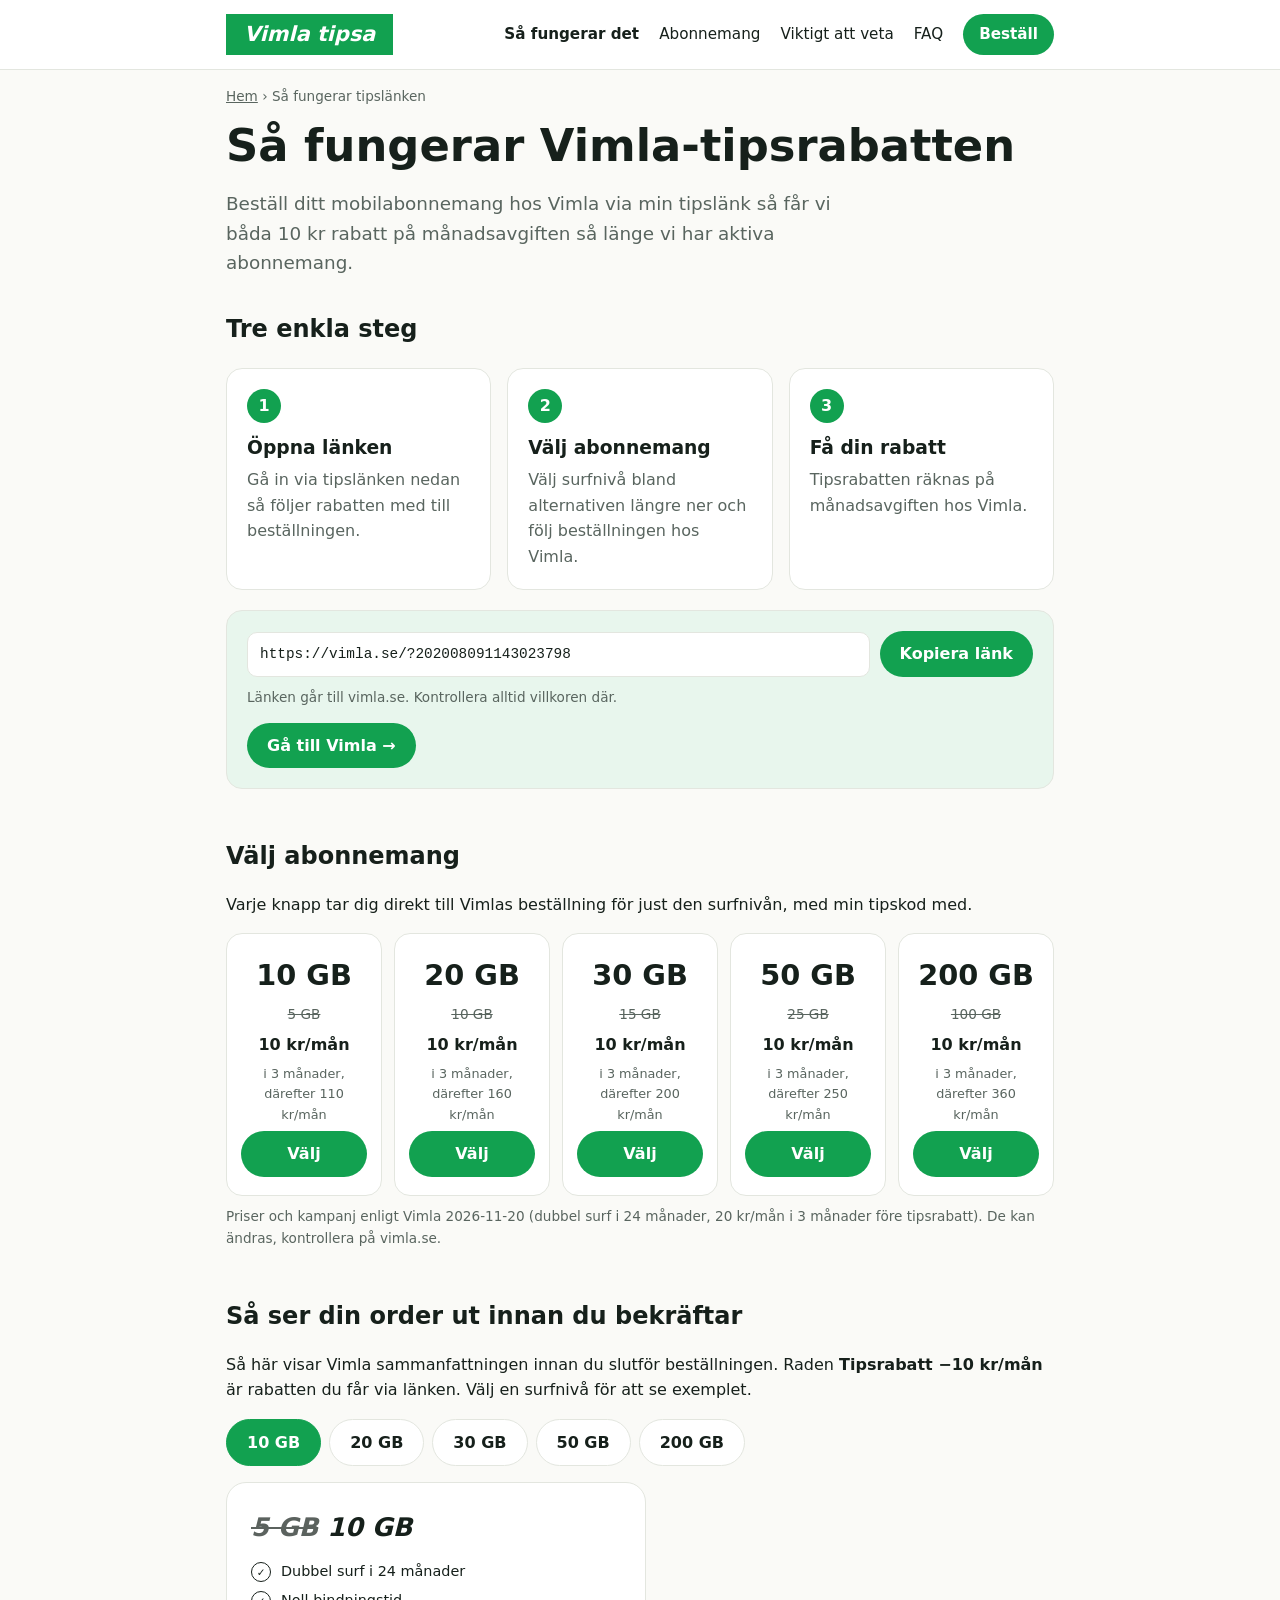
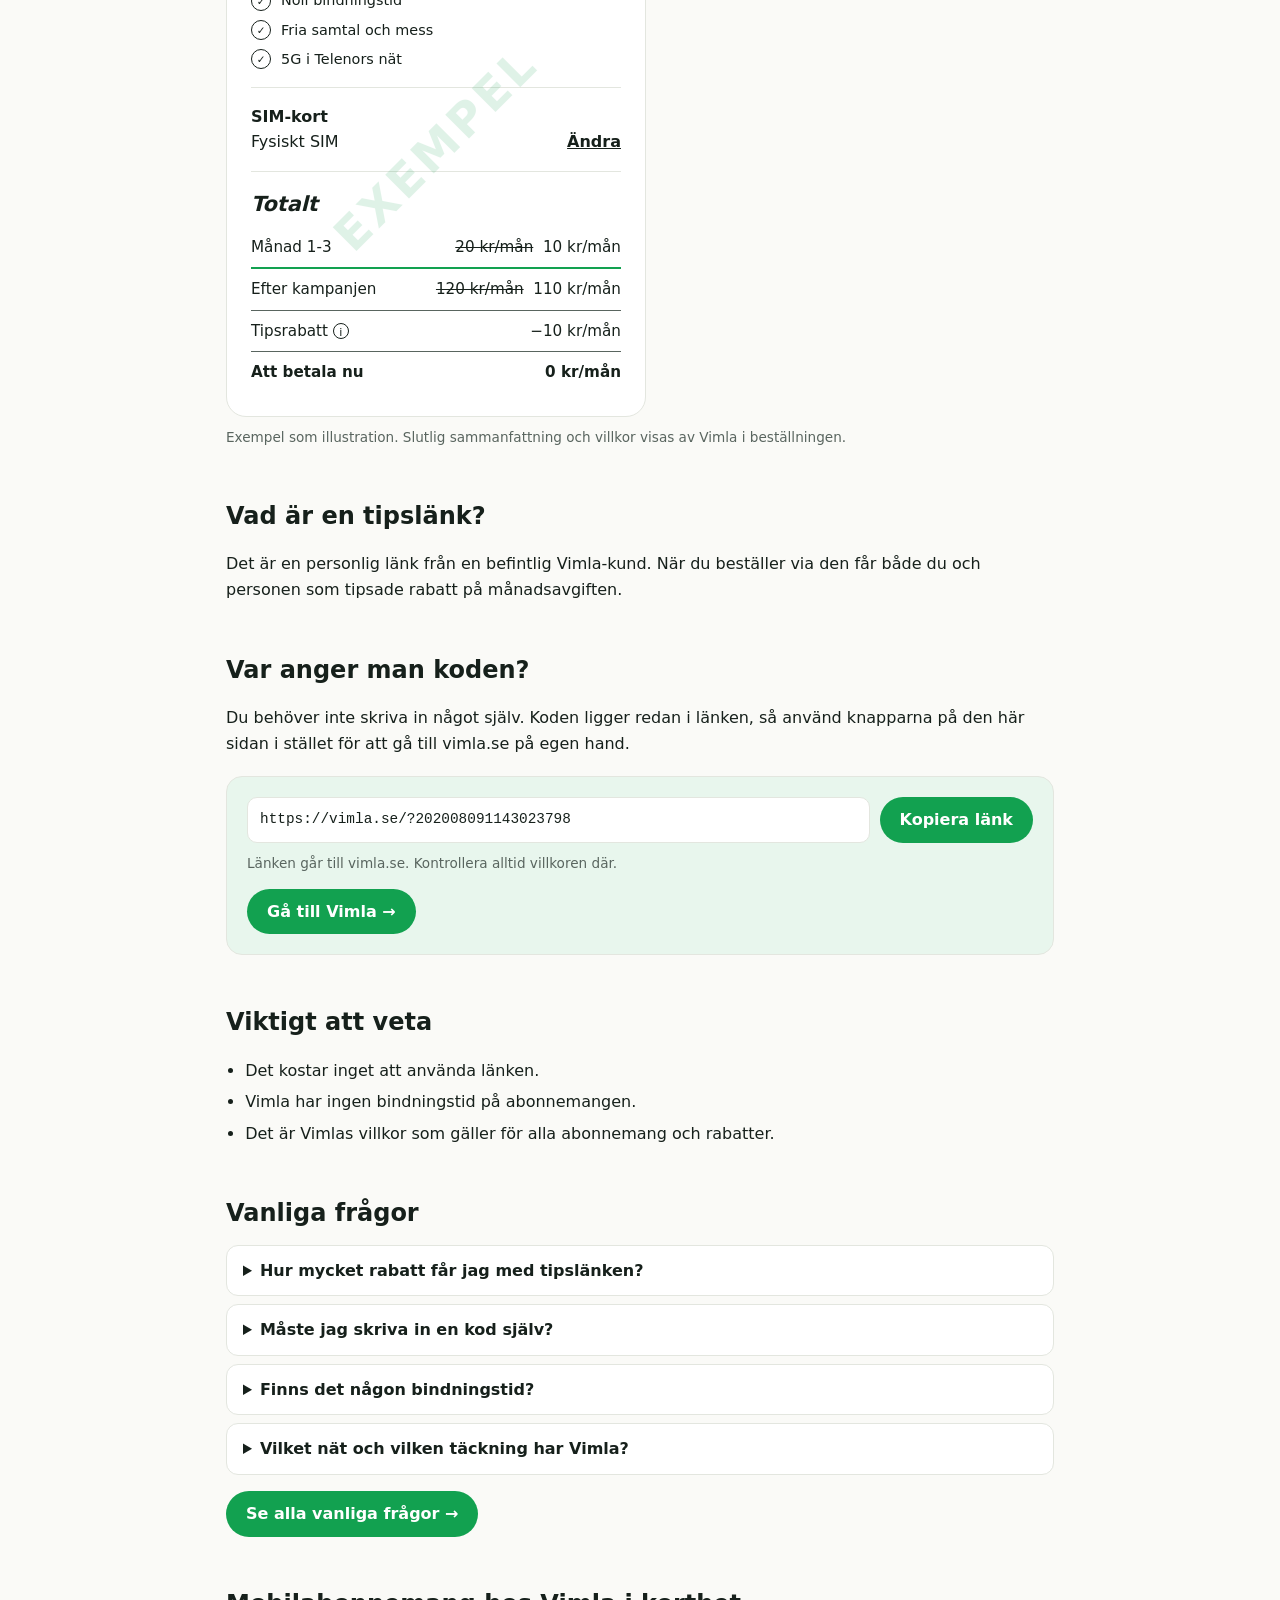
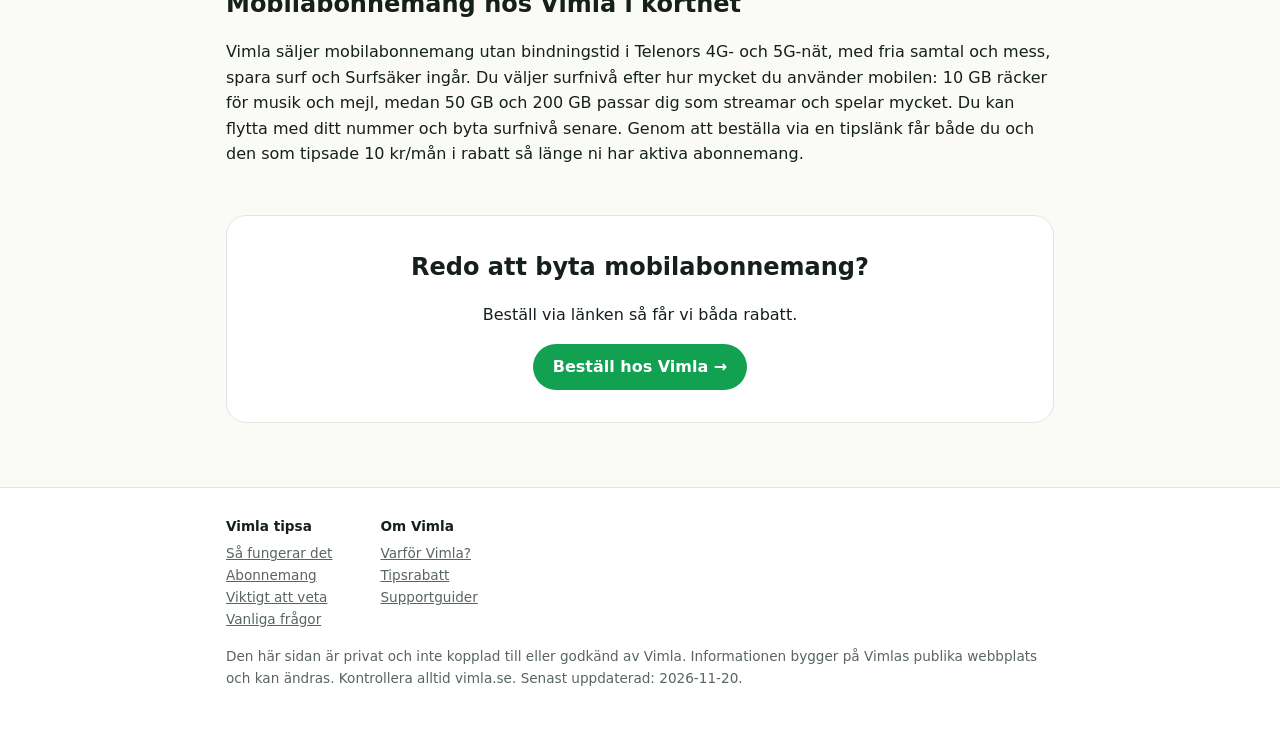
<file: index.html>
<!doctype html>
<html lang="sv">
<head>
<meta charset="utf-8">
<meta name="viewport" content="width=device-width, initial-scale=1">
<title>Vimla tipsrabatt: 10 kr/mån i rabatt med tipslänk</title>
<meta name="description" content="Så fungerar Vimla-tipsrabatten. Beställ mobilabonnemang via tipslänken och få 10 kr/mån i rabatt, utan bindningstid. Se alla surfnivåer och ett exempel på din order.">
<meta name="robots" content="index, follow, max-image-preview:large">
<meta name="theme-color" content="#12a150">
<link rel="canonical" href="https://vimla-kod.se/">
<link rel="icon" href="data:image/svg+xml,%3Csvg xmlns='http://www.w3.org/2000/svg' viewBox='0 0 32 32'%3E%3Crect width='32' height='32' fill='%2312a150'/%3E%3Ctext x='16' y='23' font-size='20' font-weight='900' font-style='italic' text-anchor='middle' fill='white' font-family='sans-serif'%3EV%3C/text%3E%3C/svg%3E">
<meta property="og:type" content="website">
<meta property="og:url" content="https://vimla-kod.se/">
<meta property="og:site_name" content="Vimla tipsa">
<meta property="og:locale" content="sv_SE">
<meta property="og:title" content="Vimla tipsrabatt: 10 kr/mån i rabatt med tipslänk">
<meta property="og:description" content="Beställ mobilabonnemang hos Vimla via tipslänken och få 10 kr/mån i rabatt. Ingen bindningstid.">
<meta name="twitter:card" content="summary">
<meta name="twitter:title" content="Vimla tipsrabatt: 10 kr/mån i rabatt med tipslänk">
<meta name="twitter:description" content="Beställ mobilabonnemang hos Vimla via tipslänken och få 10 kr/mån i rabatt. Ingen bindningstid.">
<script type="application/ld+json">
{"@context":"https://schema.org","@graph":[
 {"@type":"WebPage","url":"https://vimla-kod.se/","name":"Så fungerar Vimla-tipsrabatten","inLanguage":"sv-SE","description":"Beställ mobilabonnemang hos Vimla via en tipslänk och få 10 kr/mån i rabatt.","dateModified":"2026-11-20"},
 {"@type":"HowTo","name":"Så får du Vimla-tipsrabatt","step":[
  {"@type":"HowToStep","position":1,"name":"Öppna länken","text":"Gå in via tipslänken så följer rabatten med till beställningen."},
  {"@type":"HowToStep","position":2,"name":"Välj abonnemang","text":"Välj surfnivå och följ beställningen hos Vimla."},
  {"@type":"HowToStep","position":3,"name":"Få din rabatt","text":"Tipsrabatten räknas på månadsavgiften hos Vimla."}]}
]}
</script>
<link rel="stylesheet" href="style.css">
</head>
<body>
<nav>
  <div class="wrap">
    <a class="logo" href="https://vimla.se/?202008091143023798" rel="sponsored nofollow noopener" aria-label="Vimla tipsa"><span>Vimla tipsa</span></a>
    <a href="#sa-fungerar" aria-current="page">Så fungerar det</a>
    <a href="#abonnemang">Abonnemang</a>
    <a href="#viktigt">Viktigt att veta</a>
    <a href="faq.html">FAQ</a>
    <a class="cta" data-home href="https://vimla.se/?202008091143023798" rel="sponsored nofollow noopener">Beställ</a>
  </div>
</nav>

<main class="wrap">
  <div class="crumbs"><a href="#">Hem</a> › Så fungerar tipslänken</div>
  <h1>Så fungerar Vimla-tipsrabatten</h1>
  <p class="lead">Beställ ditt mobilabonnemang hos Vimla via min tipslänk så får vi båda 10 kr rabatt på månadsavgiften så länge vi har aktiva abonnemang.</p>

  <h2 id="sa-fungerar" style="margin-top:32px">Tre enkla steg</h2>
  <div class="steps">
    <div class="step"><span class="n">1</span><h3>Öppna länken</h3><p>Gå in via tipslänken nedan så följer rabatten med till beställningen.</p></div>
    <div class="step"><span class="n">2</span><h3>Välj abonnemang</h3><p>Välj surfnivå bland alternativen längre ner och följ beställningen hos Vimla.</p></div>
    <div class="step"><span class="n">3</span><h3>Få din rabatt</h3><p>Tipsrabatten räknas på månadsavgiften hos Vimla.</p></div>
  </div>

  <div class="box">
    <div class="linkrow">
      <code data-reflink></code>
      <button type="button" data-copy>Kopiera länk</button>
    </div>
    <p class="small">Länken går till vimla.se. Kontrollera alltid villkoren där.</p>
    <p style="margin:14px 0 0"><a class="btn" data-home href="#">Gå till Vimla →</a></p>
  </div>

  <h2 id="abonnemang">Välj abonnemang</h2>
  <p>Varje knapp tar dig direkt till Vimlas beställning för just den surfnivån, med min tipskod med.</p>
  <div class="plans" id="plans"></div>
  <p class="small">Priser och kampanj enligt Vimla 2026-11-20 (dubbel surf i 24 månader, 20 kr/mån i 3 månader före tipsrabatt). De kan ändras, kontrollera på vimla.se.</p>

  <h2>Så ser din order ut innan du bekräftar</h2>
  <p>Så här visar Vimla sammanfattningen innan du slutför beställningen. Raden <strong>Tipsrabatt −10 kr/mån</strong> är rabatten du får via länken. Välj en surfnivå för att se exemplet.</p>
  <div class="tabs" id="tabs" role="group" aria-label="Välj surfnivå för exemplet"></div>
  <div class="order" aria-live="polite">
    <div class="order-gb"><del id="oWas"></del> <span id="oNow"></span></div>
    <ul class="checks">
      <li>Dubbel surf i 24 månader</li>
      <li>Noll bindningstid</li>
      <li>Fria samtal och mess</li>
      <li>5G i Telenors nät</li>
    </ul>
    <hr>
    <div class="row"><div><strong>SIM-kort</strong><br>Fysiskt SIM</div><span class="ul">Ändra</span></div>
    <hr>
    <div class="order-total">Totalt</div>
    <div class="row line green"><span>Månad 1-3</span><span><del>20 kr/mån</del> &nbsp;10 kr/mån</span></div>
    <div class="row line"><span>Efter kampanjen</span><span><del id="oOld"></del> &nbsp;<span id="oAfter"></span></span></div>
    <div class="row line"><span>Tipsrabatt <span class="info" title="Rabatt via tipslänk">i</span></span><span>−10 kr/mån</span></div>
    <div class="row line last"><strong>Att betala nu</strong><strong>0 kr/mån</strong></div>
  </div>
  <p class="small">Exempel som illustration. Slutlig sammanfattning och villkor visas av Vimla i beställningen.</p>

  <h2>Vad är en tipslänk?</h2>
  <p>Det är en personlig länk från en befintlig Vimla-kund. När du beställer via den får både du och personen som tipsade rabatt på månadsavgiften.</p>

  <h2>Var anger man koden?</h2>
  <p>Du behöver inte skriva in något själv. Koden ligger redan i länken, så använd knapparna på den här sidan i stället för att gå till vimla.se på egen hand.</p>
  <div class="box">
    <div class="linkrow">
      <code data-reflink></code>
      <button type="button" data-copy>Kopiera länk</button>
    </div>
    <p class="small">Länken går till vimla.se. Kontrollera alltid villkoren där.</p>
    <p style="margin:14px 0 0"><a class="btn" data-home href="#">Gå till Vimla →</a></p>
  </div>

  <h2 id="viktigt">Viktigt att veta</h2>
  <ul>
    <li>Det kostar inget att använda länken.</li>
    <li>Vimla har ingen bindningstid på abonnemangen.</li>
    <li>Det är Vimlas villkor som gäller för alla abonnemang och rabatter.</li>
  </ul>

  <h2 id="faq">Vanliga frågor</h2>
  <div class="faq">
    <details><summary>Hur mycket rabatt får jag med tipslänken?</summary><p>Du får 10 kr/mån i rabatt på månadsavgiften, och det gör även personen som tipsade dig. Rabatten gäller så länge ni båda har aktiva abonnemang hos Vimla.</p></details>
    <details><summary>Måste jag skriva in en kod själv?</summary><p>Nej. Koden ligger redan i länken. Använd knapparna på den här sidan så följer tipsrabatten med till beställningen hos Vimla. Rabatten kräver att du beställer via en tipslänk, så den går inte att lägga till i efterhand.</p></details>
    <details><summary>Finns det någon bindningstid?</summary><p>Nej, Vimlas abonnemang har ingen bindningstid och du kan lämna när du vill. Kampanjen med dubbel surf gäller i 24 månader.</p></details>
    <details><summary>Vilket nät och vilken täckning har Vimla?</summary><p>Vimla är en del av Telenor Sverige och använder Telenors nät med 4G och 5G. Enligt Vimla täcker nätet 99,9 % av befolkningen. På Vimlas täckningskarta kan du kontrollera täckningen där du tänker använda abonnemanget.</p></details>
  </div>
  <p><a class="btn" href="faq.html">Se alla vanliga frågor →</a></p>

  <h2>Mobilabonnemang hos Vimla i korthet</h2>
  <p>Vimla säljer mobilabonnemang utan bindningstid i Telenors 4G- och 5G-nät, med fria samtal och mess, spara surf och Surfsäker ingår. Du väljer surfnivå efter hur mycket du använder mobilen: 10 GB räcker för musik och mejl, medan 50 GB och 200 GB passar dig som streamar och spelar mycket. Du kan flytta med ditt nummer och byta surfnivå senare. Genom att beställa via en tipslänk får både du och den som tipsade 10 kr/mån i rabatt så länge ni har aktiva abonnemang.</p>

  <section class="final">
    <h2 style="margin-top:0">Redo att byta mobilabonnemang?</h2>
    <p>Beställ via länken så får vi båda rabatt.</p>
    <div class="linkrow"><a class="btn" data-home href="#">Beställ hos Vimla →</a></div>
  </section>
</main>

<footer>
  <div class="wrap">
    <div class="cols">
      <div><h4>Vimla tipsa</h4><a href="#sa-fungerar">Så fungerar det</a><a href="#abonnemang">Abonnemang</a><a href="#viktigt">Viktigt att veta</a><a href="faq.html">Vanliga frågor</a></div>
      <div><h4>Om Vimla</h4><a href="https://vimla.se/varfor-vimla/" rel="noopener">Varför Vimla?</a><a href="https://vimla.se/tipsrabatt-guide/" rel="noopener">Tipsrabatt</a><a href="https://faq.vimla.se/hc/sv" rel="noopener">Supportguider</a></div>
    </div>
    <p>Den här sidan är privat och inte kopplad till eller godkänd av Vimla. Informationen bygger på Vimlas publika webbplats och kan ändras. Kontrollera alltid vimla.se. Senast uppdaterad: 2026-11-20.</p>
  </div>
</footer>

<script src="site.js"></script>
</body>
</html>
</file>
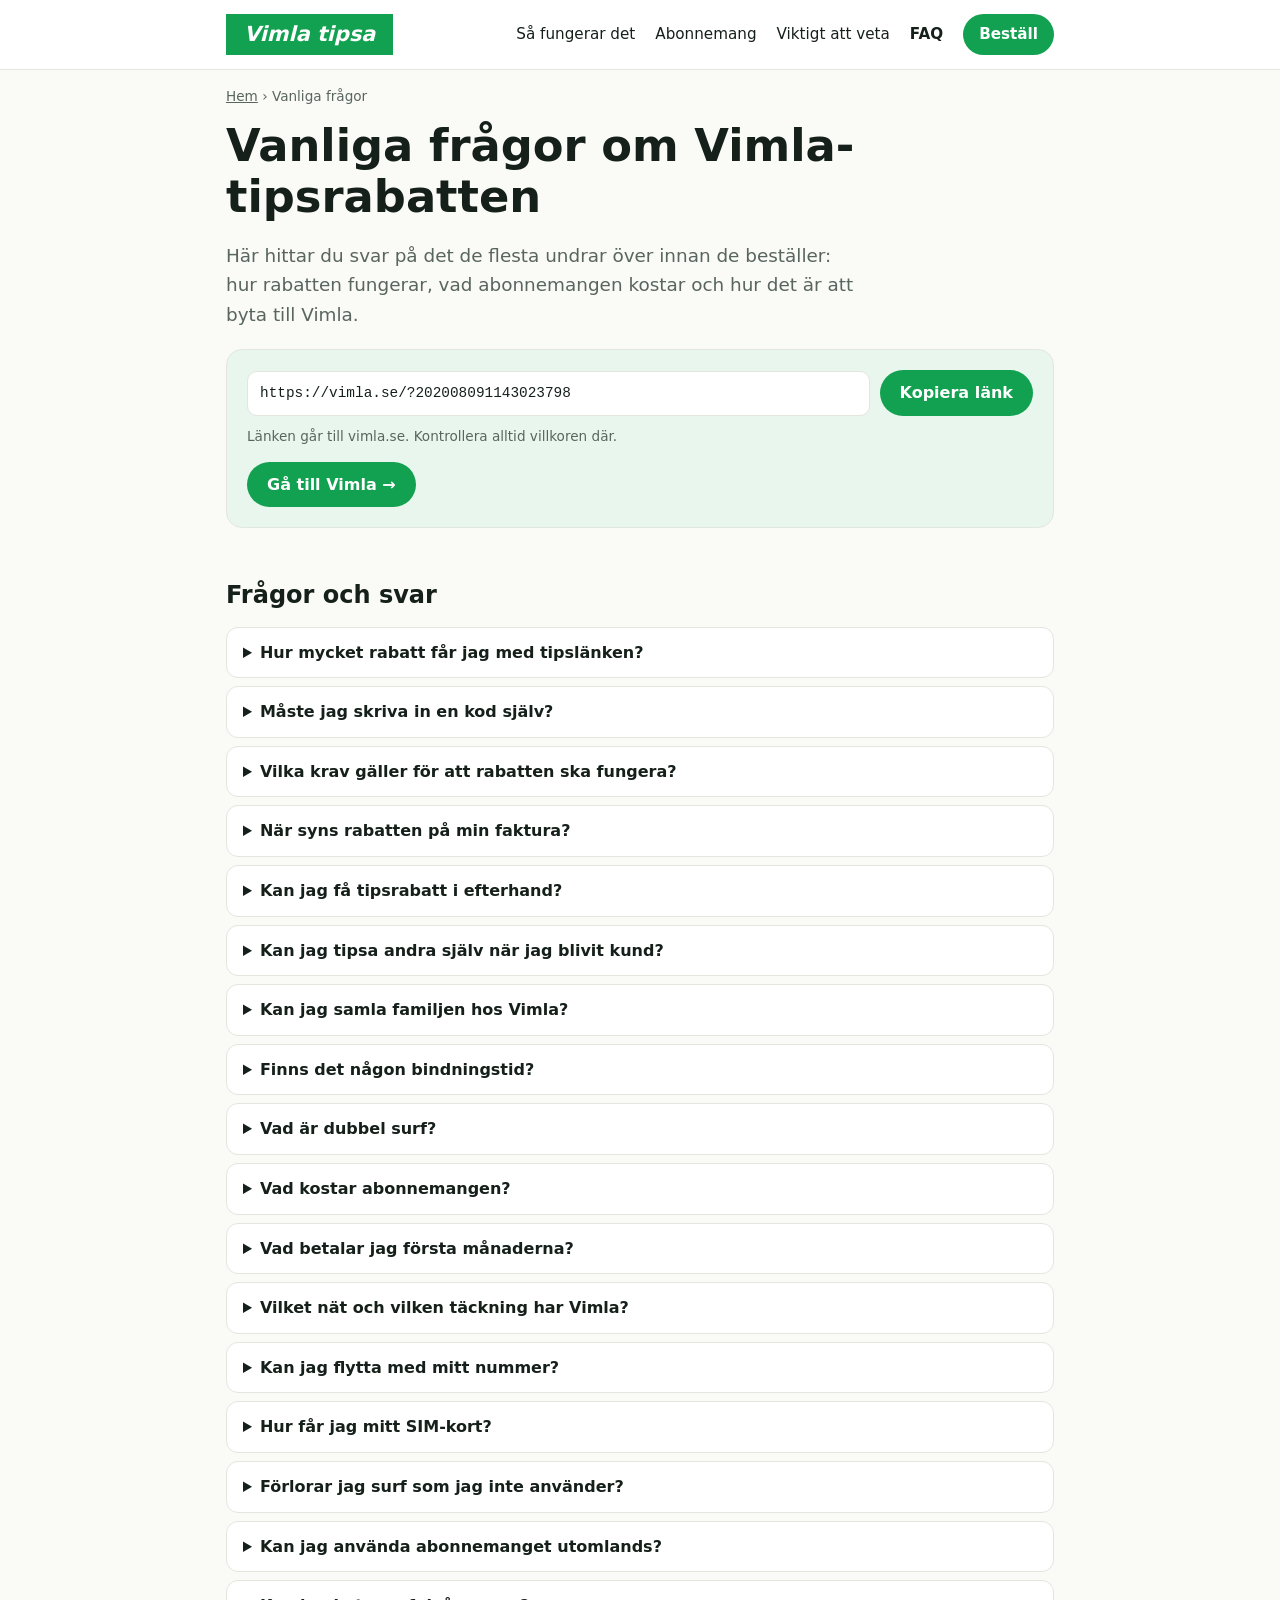
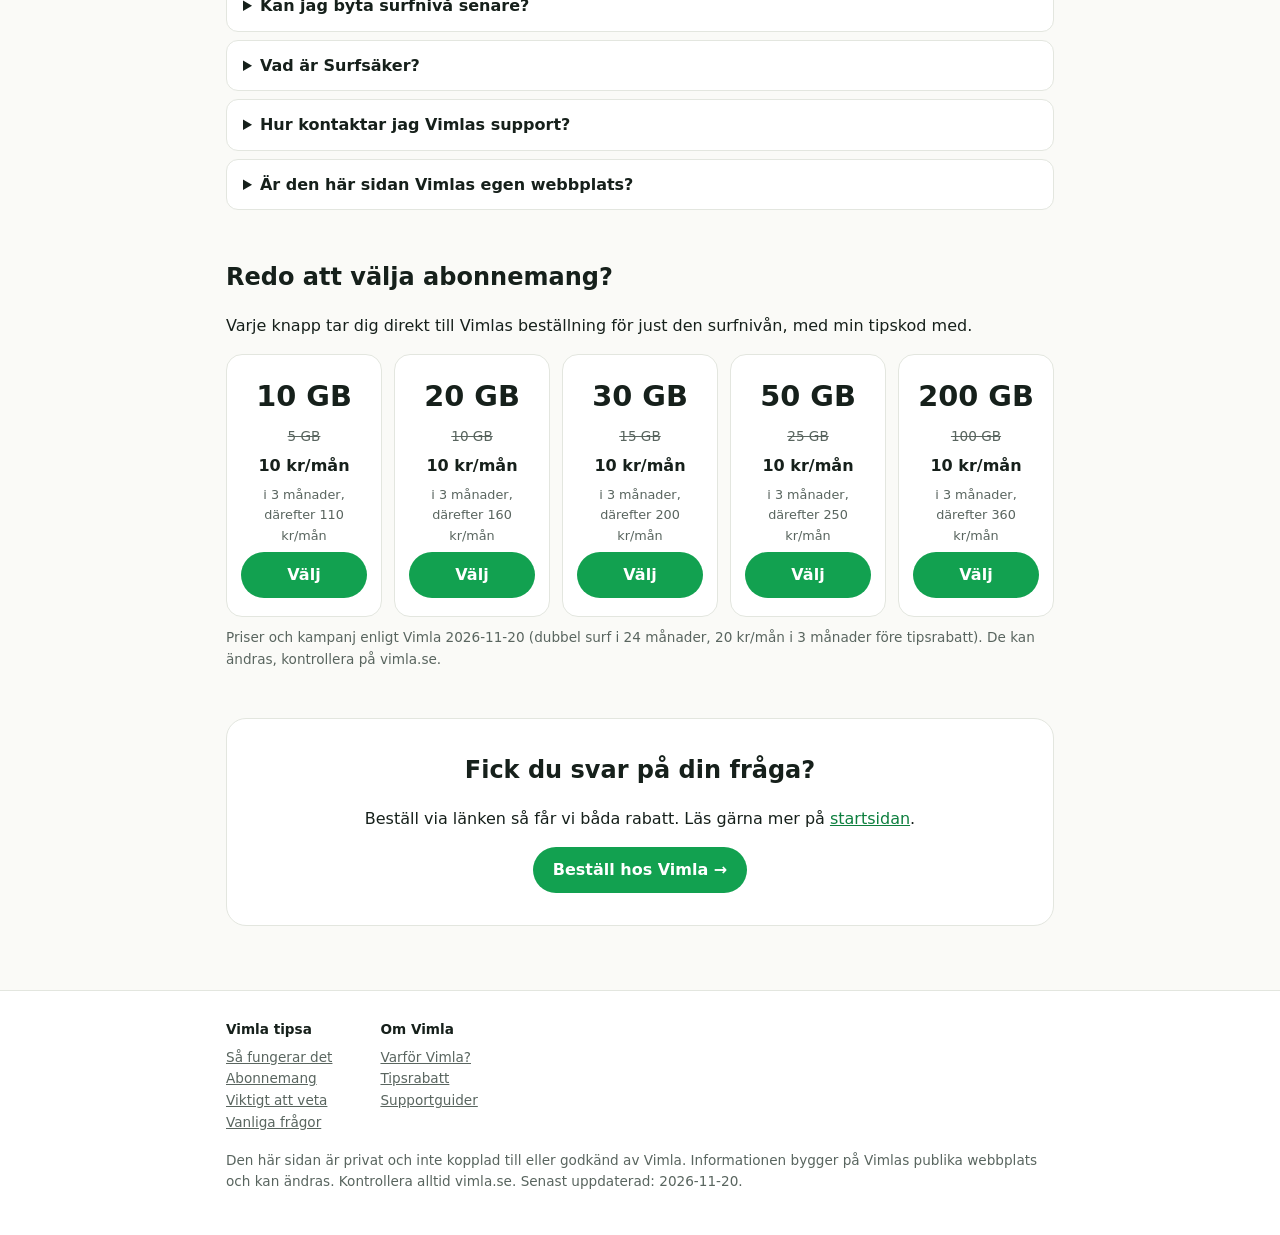
<file: faq.html>
<!doctype html>
<html lang="sv">
<head>
<meta charset="utf-8">
<meta name="viewport" content="width=device-width, initial-scale=1">
<title>Vanliga frågor om Vimla-tipsrabatten | Vimla tipsa</title>
<meta name="description" content="Svar på vanliga frågor om Vimla-tipsrabatten: hur rabatten fungerar, när den syns på fakturan, bindningstid, nummerflytt, SIM-kort, täckning och support.">
<meta name="robots" content="index, follow, max-image-preview:large">
<meta name="theme-color" content="#12a150">
<link rel="canonical" href="https://vimla-kod.se/faq.html">
<link rel="icon" href="data:image/svg+xml,%3Csvg xmlns='http://www.w3.org/2000/svg' viewBox='0 0 32 32'%3E%3Crect width='32' height='32' fill='%2312a150'/%3E%3Ctext x='16' y='23' font-size='20' font-weight='900' font-style='italic' text-anchor='middle' fill='white' font-family='sans-serif'%3EV%3C/text%3E%3C/svg%3E">
<meta property="og:type" content="website">
<meta property="og:url" content="https://vimla-kod.se/faq.html">
<meta property="og:site_name" content="Vimla tipsa">
<meta property="og:locale" content="sv_SE">
<meta property="og:title" content="Vanliga frågor om Vimla-tipsrabatten">
<meta property="og:description" content="Svar på de vanligaste frågorna om tipsrabatten, bindningstid, nummerflytt, SIM-kort och täckning hos Vimla.">
<meta name="twitter:card" content="summary">
<meta name="twitter:title" content="Vanliga frågor om Vimla-tipsrabatten">
<meta name="twitter:description" content="Svar på de vanligaste frågorna om tipsrabatten, bindningstid, nummerflytt, SIM-kort och täckning hos Vimla.">
<script type="application/ld+json">
{"@context": "https://schema.org", "@type": "FAQPage", "mainEntity": [{"@type": "Question", "name": "Hur mycket rabatt får jag med tipslänken?", "acceptedAnswer": {"@type": "Answer", "text": "Du får 10 kr/mån i rabatt på månadsavgiften, och det gör även personen som tipsade dig. Rabatten gäller så länge ni båda har aktiva abonnemang hos Vimla."}}, {"@type": "Question", "name": "Måste jag skriva in en kod själv?", "acceptedAnswer": {"@type": "Answer", "text": "Nej. Koden ligger redan i länken. Använd knapparna på den här sidan så följer tipsrabatten med till beställningen hos Vimla. Rabatten kräver att du beställer via en tipslänk, så den går inte att lägga till i efterhand."}}, {"@type": "Question", "name": "Vilka krav gäller för att rabatten ska fungera?", "acceptedAnswer": {"@type": "Answer", "text": "Både du och personen som tipsade behöver ha aktiva abonnemang hos Vimla. Om ett av abonnemangen är pausat, avslutat eller har en obetald faktura försvinner rabatten, och den kommer tillbaka när abonnemanget är aktivt och betalt igen. Enligt Vimla ska båda abonnemangen vara fullt betalda sista dagen i månaden för att rabatten ska dras av månaden efter."}}, {"@type": "Question", "name": "När syns rabatten på min faktura?", "acceptedAnswer": {"@type": "Answer", "text": "Det kan dröja en eller ett par månader. Tipsrabatten aktiveras först när det nya abonnemanget har aktiverats. Du kan följa din tipsning på Mitt Vimla."}}, {"@type": "Question", "name": "Kan jag få tipsrabatt i efterhand?", "acceptedAnswer": {"@type": "Answer", "text": "Nej, abonnemanget måste beställas via en tipslänk. Får du problem med länken kan du kontakta Vimlas support, så hjälper de dig."}}, {"@type": "Question", "name": "Kan jag tipsa andra själv när jag blivit kund?", "acceptedAnswer": {"@type": "Answer", "text": "Ja. När du är kund hos Vimla hittar du din personliga tipslänk på Mitt Vimla under Tipsa & samla. Varje person som beställer via din länk ger dig och dem 10 kr/mån i rabatt, och du kan tipsa hur många du vill."}}, {"@type": "Question", "name": "Kan jag samla familjen hos Vimla?", "acceptedAnswer": {"@type": "Answer", "text": "Ja. Enligt Vimla kan du använda tipsrabatten för att samla familjen och spara totalt 20 kr/mån för varje nytt abonnemang du lägger till. Rabatten gäller så länge abonnemangen är aktiva."}}, {"@type": "Question", "name": "Finns det någon bindningstid?", "acceptedAnswer": {"@type": "Answer", "text": "Nej, Vimlas abonnemang har ingen bindningstid och du kan lämna när du vill. Kampanjen med dubbel surf gäller i 24 månader."}}, {"@type": "Question", "name": "Vad är dubbel surf?", "acceptedAnswer": {"@type": "Answer", "text": "Det är en kampanj hos Vimla där du får dubbelt så mycket data i 24 månader. Ett abonnemang med 5 GB ger till exempel 10 GB under kampanjen. Erbjudandet gäller nya Vimlare."}}, {"@type": "Question", "name": "Vad kostar abonnemangen?", "acceptedAnswer": {"@type": "Answer", "text": "Enligt Vimla 2026-11-20 kostar de fem surfnivåerna 110 kr/mån (10 GB), 160 kr/mån (20 GB), 200 kr/mån (30 GB), 250 kr/mån (50 GB) och 360 kr/mån (200 GB) efter kampanjen, med tipsrabatten på 10 kr/mån avdragen. De första tre månaderna är priset lägre. Priserna kan ändras, så kontrollera alltid vimla.se."}}, {"@type": "Question", "name": "Vad betalar jag första månaderna?", "acceptedAnswer": {"@type": "Answer", "text": "Kampanjpriset är 20 kr/mån i tre månader. Med tipsrabatten på 10 kr/mån blir det 10 kr/mån, och i exemplet på startsidan visas 0 kr/mån att betala nu. Din slutliga summa visas av Vimla innan du bekräftar ordern."}}, {"@type": "Question", "name": "Vilket nät och vilken täckning har Vimla?", "acceptedAnswer": {"@type": "Answer", "text": "Vimla är en del av Telenor Sverige och använder Telenors nät med 4G och 5G. Enligt Vimla täcker nätet 99,9 % av befolkningen. På Vimlas täckningskarta kan du kontrollera täckningen där du tänker använda abonnemanget."}}, {"@type": "Question", "name": "Kan jag flytta med mitt nummer?", "acceptedAnswer": {"@type": "Answer", "text": "Ja. Du kan flytta med ditt nummer till Vimla, och Vimla säger upp ditt tidigare abonnemang åt dig. Det kan ändå vara bra att kontrollera uppsägningstiden hos din nuvarande operatör. Du kan också välja ett nytt nummer när du beställer."}}, {"@type": "Question", "name": "Hur får jag mitt SIM-kort?", "acceptedAnswer": {"@type": "Answer", "text": "Vimla skickar ett SIM-kort hem till dig. Har du flyttat ditt nummer aktiveras SIM-kortet samma dag som flytten sker. Har du fått ett nytt nummer kan du börja surfa så fort du har satt i SIM-kortet."}}, {"@type": "Question", "name": "Förlorar jag surf som jag inte använder?", "acceptedAnswer": {"@type": "Answer", "text": "Nej. Enligt Vimla sparas din osurfade surf för alltid, och det finns ingen gräns för hur mycket du kan spara."}}, {"@type": "Question", "name": "Kan jag använda abonnemanget utomlands?", "acceptedAnswer": {"@type": "Answer", "text": "Fria samtal och mess gäller i Sverige och inom EU, där fri roaming gäller. Inom EU kan du surfa upp till 33 GB. Kontrollera priser utanför EU hos Vimla."}}, {"@type": "Question", "name": "Kan jag byta surfnivå senare?", "acceptedAnswer": {"@type": "Answer", "text": "Ja. Du kan ändra din surfnivå och ditt abonnemang på Mitt Vimla eller i Vimlas app."}}, {"@type": "Question", "name": "Vad är Surfsäker?", "acceptedAnswer": {"@type": "Answer", "text": "Surfsäker är en säkerhetstjänst som ingår på Vimlas mobilabonnemang. Den blockerar spam-sms och skadliga länkar och sidor när du surfar."}}, {"@type": "Question", "name": "Hur kontaktar jag Vimlas support?", "acceptedAnswer": {"@type": "Answer", "text": "Supporten är helt digital, så du slipper telefonkö. Vid allmänna frågor kan du maila, och för hjälp med ditt abonnemang kan du chatta vardagar 9–16:30 enligt Vimla."}}, {"@type": "Question", "name": "Är den här sidan Vimlas egen webbplats?", "acceptedAnswer": {"@type": "Answer", "text": "Nej. Det är en privat sida med en tipslänk till Vimla. Beställningen görs hos Vimla på vimla.se, och det är Vimlas villkor som gäller."}}]}
</script>
<link rel="stylesheet" href="style.css">
</head>
<body>
<nav>
  <div class="wrap">
    <a class="logo" href="https://vimla.se/?202008091143023798" rel="sponsored nofollow noopener" aria-label="Vimla tipsa"><span>Vimla tipsa</span></a>
    <a href="index.html#sa-fungerar">Så fungerar det</a>
    <a href="index.html#abonnemang">Abonnemang</a>
    <a href="index.html#viktigt">Viktigt att veta</a>
    <a href="faq.html" aria-current="page">FAQ</a>
    <a class="cta" data-home href="#" rel="sponsored nofollow noopener">Beställ</a>
  </div>
</nav>

<main class="wrap">
  <div class="crumbs"><a href="index.html">Hem</a> › Vanliga frågor</div>
  <h1>Vanliga frågor om Vimla-tipsrabatten</h1>
  <p class="lead">Här hittar du svar på det de flesta undrar över innan de beställer: hur rabatten fungerar, vad abonnemangen kostar och hur det är att byta till Vimla.</p>

  <div class="box">
    <div class="linkrow">
      <code data-reflink></code>
      <button type="button" data-copy>Kopiera länk</button>
    </div>
    <p class="small">Länken går till vimla.se. Kontrollera alltid villkoren där.</p>
    <p style="margin:14px 0 0"><a class="btn" data-home href="#">Gå till Vimla →</a></p>
  </div>

  <h2>Frågor och svar</h2>
  <div class="faq">
    <details><summary>Hur mycket rabatt får jag med tipslänken?</summary><p>Du får 10 kr/mån i rabatt på månadsavgiften, och det gör även personen som tipsade dig. Rabatten gäller så länge ni båda har aktiva abonnemang hos Vimla.</p></details>
    <details><summary>Måste jag skriva in en kod själv?</summary><p>Nej. Koden ligger redan i länken. Använd knapparna på den här sidan så följer tipsrabatten med till beställningen hos Vimla. Rabatten kräver att du beställer via en tipslänk, så den går inte att lägga till i efterhand.</p></details>
    <details><summary>Vilka krav gäller för att rabatten ska fungera?</summary><p>Både du och personen som tipsade behöver ha aktiva abonnemang hos Vimla. Om ett av abonnemangen är pausat, avslutat eller har en obetald faktura försvinner rabatten, och den kommer tillbaka när abonnemanget är aktivt och betalt igen. Enligt Vimla ska båda abonnemangen vara fullt betalda sista dagen i månaden för att rabatten ska dras av månaden efter.</p></details>
    <details><summary>När syns rabatten på min faktura?</summary><p>Det kan dröja en eller ett par månader. Tipsrabatten aktiveras först när det nya abonnemanget har aktiverats. Du kan följa din tipsning på Mitt Vimla.</p></details>
    <details><summary>Kan jag få tipsrabatt i efterhand?</summary><p>Nej, abonnemanget måste beställas via en tipslänk. Får du problem med länken kan du kontakta Vimlas support, så hjälper de dig.</p></details>
    <details><summary>Kan jag tipsa andra själv när jag blivit kund?</summary><p>Ja. När du är kund hos Vimla hittar du din personliga tipslänk på Mitt Vimla under Tipsa &amp; samla. Varje person som beställer via din länk ger dig och dem 10 kr/mån i rabatt, och du kan tipsa hur många du vill.</p></details>
    <details><summary>Kan jag samla familjen hos Vimla?</summary><p>Ja. Enligt Vimla kan du använda tipsrabatten för att samla familjen och spara totalt 20 kr/mån för varje nytt abonnemang du lägger till. Rabatten gäller så länge abonnemangen är aktiva.</p></details>
    <details><summary>Finns det någon bindningstid?</summary><p>Nej, Vimlas abonnemang har ingen bindningstid och du kan lämna när du vill. Kampanjen med dubbel surf gäller i 24 månader.</p></details>
    <details><summary>Vad är dubbel surf?</summary><p>Det är en kampanj hos Vimla där du får dubbelt så mycket data i 24 månader. Ett abonnemang med 5 GB ger till exempel 10 GB under kampanjen. Erbjudandet gäller nya Vimlare.</p></details>
    <details><summary>Vad kostar abonnemangen?</summary><p>Enligt Vimla 2026-11-20 kostar de fem surfnivåerna 110 kr/mån (10 GB), 160 kr/mån (20 GB), 200 kr/mån (30 GB), 250 kr/mån (50 GB) och 360 kr/mån (200 GB) efter kampanjen, med tipsrabatten på 10 kr/mån avdragen. De första tre månaderna är priset lägre. Priserna kan ändras, så kontrollera alltid vimla.se.</p></details>
    <details><summary>Vad betalar jag första månaderna?</summary><p>Kampanjpriset är 20 kr/mån i tre månader. Med tipsrabatten på 10 kr/mån blir det 10 kr/mån, och i exemplet på startsidan visas 0 kr/mån att betala nu. Din slutliga summa visas av Vimla innan du bekräftar ordern.</p></details>
    <details><summary>Vilket nät och vilken täckning har Vimla?</summary><p>Vimla är en del av Telenor Sverige och använder Telenors nät med 4G och 5G. Enligt Vimla täcker nätet 99,9 % av befolkningen. På Vimlas täckningskarta kan du kontrollera täckningen där du tänker använda abonnemanget.</p></details>
    <details><summary>Kan jag flytta med mitt nummer?</summary><p>Ja. Du kan flytta med ditt nummer till Vimla, och Vimla säger upp ditt tidigare abonnemang åt dig. Det kan ändå vara bra att kontrollera uppsägningstiden hos din nuvarande operatör. Du kan också välja ett nytt nummer när du beställer.</p></details>
    <details><summary>Hur får jag mitt SIM-kort?</summary><p>Vimla skickar ett SIM-kort hem till dig. Har du flyttat ditt nummer aktiveras SIM-kortet samma dag som flytten sker. Har du fått ett nytt nummer kan du börja surfa så fort du har satt i SIM-kortet.</p></details>
    <details><summary>Förlorar jag surf som jag inte använder?</summary><p>Nej. Enligt Vimla sparas din osurfade surf för alltid, och det finns ingen gräns för hur mycket du kan spara.</p></details>
    <details><summary>Kan jag använda abonnemanget utomlands?</summary><p>Fria samtal och mess gäller i Sverige och inom EU, där fri roaming gäller. Inom EU kan du surfa upp till 33 GB. Kontrollera priser utanför EU hos Vimla.</p></details>
    <details><summary>Kan jag byta surfnivå senare?</summary><p>Ja. Du kan ändra din surfnivå och ditt abonnemang på Mitt Vimla eller i Vimlas app.</p></details>
    <details><summary>Vad är Surfsäker?</summary><p>Surfsäker är en säkerhetstjänst som ingår på Vimlas mobilabonnemang. Den blockerar spam-sms och skadliga länkar och sidor när du surfar.</p></details>
    <details><summary>Hur kontaktar jag Vimlas support?</summary><p>Supporten är helt digital, så du slipper telefonkö. Vid allmänna frågor kan du maila, och för hjälp med ditt abonnemang kan du chatta vardagar 9–16:30 enligt Vimla.</p></details>
    <details><summary>Är den här sidan Vimlas egen webbplats?</summary><p>Nej. Det är en privat sida med en tipslänk till Vimla. Beställningen görs hos Vimla på vimla.se, och det är Vimlas villkor som gäller.</p></details>
  </div>

  <h2 id="abonnemang">Redo att välja abonnemang?</h2>
  <p>Varje knapp tar dig direkt till Vimlas beställning för just den surfnivån, med min tipskod med.</p>
  <div class="plans" id="plans"></div>
  <p class="small">Priser och kampanj enligt Vimla 2026-11-20 (dubbel surf i 24 månader, 20 kr/mån i 3 månader före tipsrabatt). De kan ändras, kontrollera på vimla.se.</p>

  <section class="final">
    <h2 style="margin-top:0">Fick du svar på din fråga?</h2>
    <p>Beställ via länken så får vi båda rabatt. Läs gärna mer på <a href="index.html">startsidan</a>.</p>
    <div class="linkrow"><a class="btn" data-home href="#">Beställ hos Vimla →</a></div>
  </section>
</main>

<footer>
  <div class="wrap">
    <div class="cols">
      <div><h4>Vimla tipsa</h4><a href="index.html#sa-fungerar">Så fungerar det</a><a href="index.html#abonnemang">Abonnemang</a><a href="index.html#viktigt">Viktigt att veta</a><a href="faq.html">Vanliga frågor</a></div>
      <div><h4>Om Vimla</h4><a href="https://vimla.se/varfor-vimla/" rel="noopener">Varför Vimla?</a><a href="https://vimla.se/tipsrabatt-guide/" rel="noopener">Tipsrabatt</a><a href="https://faq.vimla.se/hc/sv" rel="noopener">Supportguider</a></div>
    </div>
    <p>Den här sidan är privat och inte kopplad till eller godkänd av Vimla. Informationen bygger på Vimlas publika webbplats och kan ändras. Kontrollera alltid vimla.se. Senast uppdaterad: 2026-11-20.</p>
  </div>
</footer>

<script src="site.js"></script>
</body>
</html>
</file>
<file: style.css>
:root{--bg:#fafaf7;--card:#fff;--ink:#16201b;--muted:#59655f;--line:#e3e6df;--brand:#12a150;--brand-d:#0d7f3e;--soft:#e8f6ed}
  @media (prefers-color-scheme:dark){:root{--bg:#0f1512;--card:#17201b;--ink:#eef3ef;--muted:#9aa8a0;--line:#26332b;--brand:#3ccf7a;--brand-d:#63dd96;--soft:#16301f}}
  *{box-sizing:border-box}
  body{margin:0;background:var(--bg);color:var(--ink);font:16px/1.6 system-ui,-apple-system,"Segoe UI",Roboto,sans-serif}
  a{color:var(--brand-d)}
  .wrap{max-width:860px;margin:0 auto;padding:0 16px}
  nav{border-bottom:1px solid var(--line);background:var(--card)}
  nav .wrap{display:flex;flex-wrap:wrap;gap:8px 20px;align-items:center;padding-top:14px;padding-bottom:14px}
  .logo{margin-right:auto;display:grid;place-items:center;padding:10px 18px;background:var(--brand);color:#fff;font-weight:900;font-style:italic;font-size:1.3rem;line-height:1;white-space:nowrap;text-align:center;text-decoration:none;border-radius:0}
  .logo span{display:block}
  nav a{color:var(--ink);text-decoration:none;font-size:.95rem}
  nav a[aria-current]{font-weight:700}
  nav a.cta{background:var(--brand);color:#fff;padding:8px 16px;border-radius:999px;font-weight:600}
  .crumbs{font-size:.85rem;color:var(--muted);padding:16px 0 0}
  .crumbs a{color:inherit}
  h1{font-size:clamp(1.9rem,5vw,2.8rem);line-height:1.15;margin:12px 0}
  h2{font-size:1.5rem;margin:48px 0 12px}
  .lead{font-size:1.15rem;color:var(--muted);max-width:640px}
  .steps{display:grid;gap:16px;grid-template-columns:repeat(auto-fit,minmax(230px,1fr));margin-top:20px}
  .step{background:var(--card);border:1px solid var(--line);border-radius:16px;padding:20px}
  .step .n{display:inline-grid;place-items:center;width:34px;height:34px;border-radius:50%;background:var(--brand);color:#fff;font-weight:700}
  .step h3{margin:10px 0 4px}
  .step p{margin:0;color:var(--muted)}
  .box{background:var(--soft);border:1px solid var(--line);border-radius:16px;padding:20px;margin-top:20px}
  .linkrow{display:flex;flex-wrap:wrap;gap:10px;align-items:center}
  code{flex:1 1 280px;min-width:0;overflow-wrap:anywhere;background:var(--card);border:1px solid var(--line);border-radius:10px;padding:10px 12px;font-size:.9rem}
  button,.btn{font:inherit;font-weight:600;cursor:pointer;border:0;border-radius:999px;padding:10px 20px;background:var(--brand);color:#fff;text-decoration:none;display:inline-block}
  button:hover,.btn:hover{background:var(--brand-d)}
  .small{font-size:.85rem;color:var(--muted);margin:10px 0 0}
  .plans{display:grid;gap:12px;grid-template-columns:repeat(auto-fit,minmax(140px,1fr));margin-top:16px}
  .plan{background:var(--card);border:1px solid var(--line);border-radius:16px;padding:18px 14px;text-align:center;display:flex;flex-direction:column;gap:6px}
  .plan .gb{font-size:1.8rem;font-weight:800}
  .plan .old{color:var(--muted);font-size:.85rem}
  .plan .price{font-weight:700}
  .plan .then{color:var(--muted);font-size:.8rem;flex:1}
  .tabs{display:flex;flex-wrap:wrap;gap:8px;margin:16px 0}
  .tabs button{background:var(--card);color:var(--ink);border:1px solid var(--line)}
  .tabs button[aria-pressed="true"]{background:var(--brand);color:#fff;border-color:var(--brand)}
  .order{background:var(--card);border:1px solid var(--line);border-radius:20px;padding:24px;max-width:420px}
  .order{position:relative;overflow:hidden}
  .order::after{content:"EXEMPEL";position:absolute;inset:0;display:grid;place-items:center;font-size:2.88rem;font-weight:900;letter-spacing:.08em;color:var(--brand);opacity:.13;transform:rotate(-45deg);pointer-events:none}
  .order-gb{font-size:1.6rem;font-weight:800;font-style:italic}
  .order-gb del{opacity:.7}
  .order hr{border:0;border-top:1px solid var(--line);margin:16px 0}
  .checks{list-style:none;padding:0;margin:12px 0 0;font-size:.9rem;font-weight:500}
  .checks li{display:flex;gap:10px;align-items:center}
  .checks li::before{content:"✓";display:inline-grid;place-items:center;width:18px;height:18px;border:1.5px solid var(--ink);border-radius:50%;font-size:.65rem}
  .order .row{display:flex;justify-content:space-between;gap:12px}
  .order .ul{text-decoration:underline;font-weight:600;align-self:flex-end}
  .order-total{font-size:1.3rem;font-weight:800;font-style:italic;margin-bottom:6px}
  .line{padding:8px 0;border-bottom:1px solid var(--muted);font-size:.95rem}
  .line.green{border-bottom-color:var(--brand);border-bottom-width:2px}
  .line.last{border-bottom:0}
  .info{display:inline-grid;place-items:center;width:16px;height:16px;border:1px solid var(--ink);border-radius:50%;font-size:.7rem}
  .faq details{background:var(--card);border:1px solid var(--line);border-radius:12px;padding:12px 16px;margin:8px 0}
  .faq summary{cursor:pointer;font-weight:600}
  .faq p{margin:8px 0 0;color:var(--muted)}
  ul{padding-left:1.2rem}
  li{margin:6px 0}
  .final{text-align:center;background:var(--card);border:1px solid var(--line);border-radius:20px;padding:32px 20px;margin-top:48px}
  .final .linkrow{justify-content:center;margin-top:16px}
  footer{margin-top:64px;border-top:1px solid var(--line);background:var(--card);padding:28px 0;font-size:.85rem;color:var(--muted)}
  footer .cols{display:flex;flex-wrap:wrap;gap:24px 48px;margin-bottom:16px}
  footer h4{margin:0 0 6px;color:var(--ink)}
  footer a{display:block;color:inherit}
</file>
